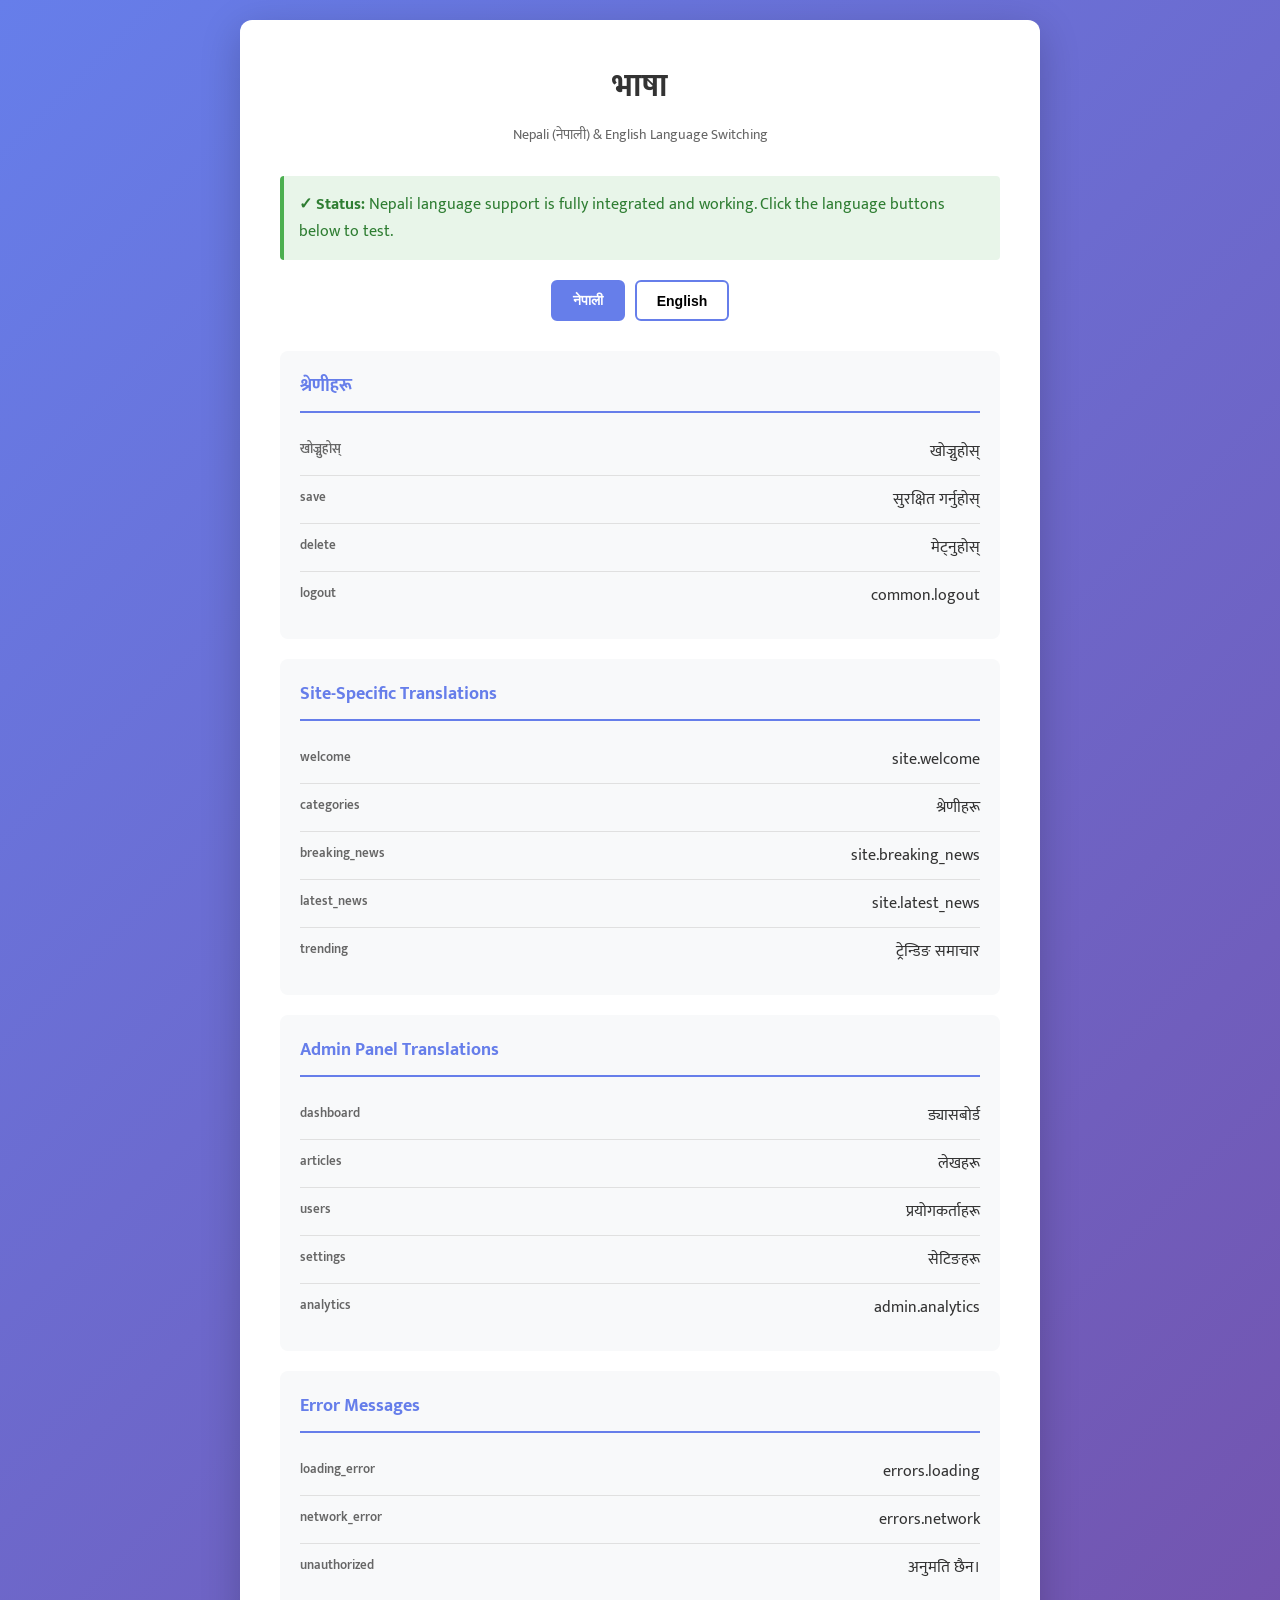
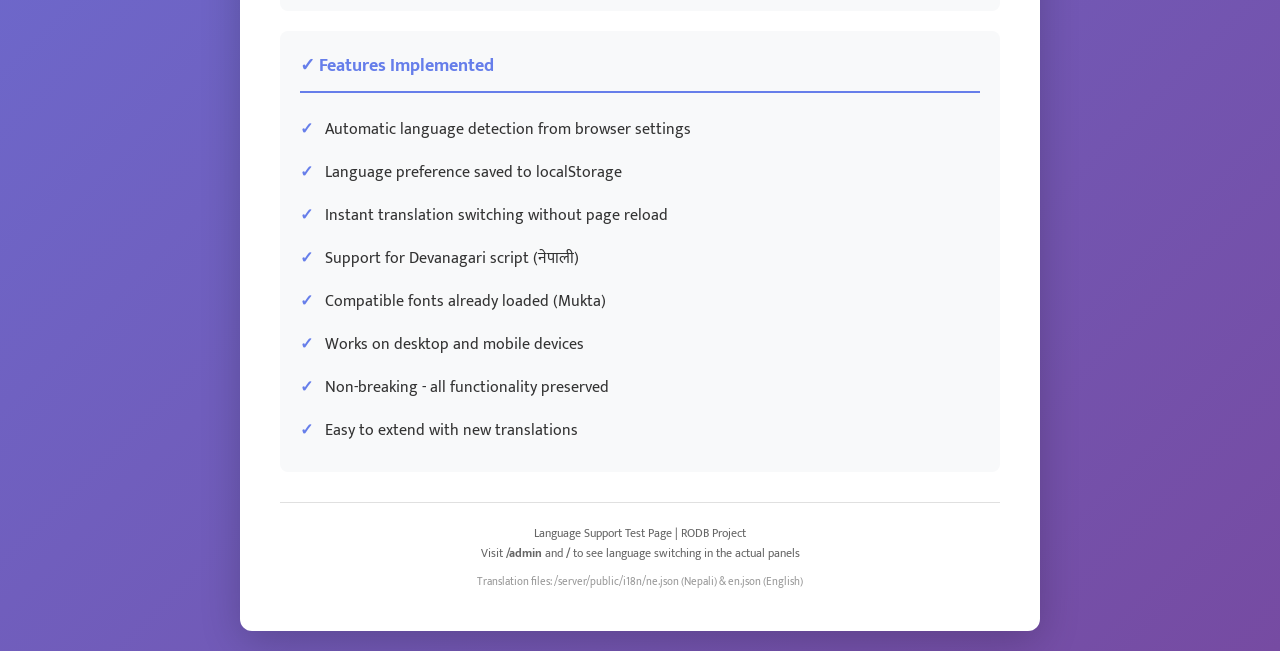
<file: public/language-test.html>
<!DOCTYPE html>
<html lang="en">
<head>
    <meta charset="UTF-8">
    <meta name="viewport" content="width=device-width, initial-scale=1.0">
    <title>Nepali Language Test - RODB</title>
    <link href="https://fonts.googleapis.com/css2?family=Mukta:wght@300;400;500;600;700&display=swap" rel="stylesheet">
    <script src="/public/i18n/i18n.js"></script>
    <style>
        * {
            margin: 0;
            padding: 0;
            box-sizing: border-box;
        }
        body {
            font-family: 'Mukta', 'Roboto', sans-serif;
            background: linear-gradient(135deg, #667eea 0%, #764ba2 100%);
            color: #333;
            padding: 20px;
            min-height: 100vh;
        }
        .container {
            max-width: 800px;
            margin: 0 auto;
            background: white;
            border-radius: 12px;
            padding: 40px;
            box-shadow: 0 10px 40px rgba(0,0,0,0.2);
        }
        h1 {
            text-align: center;
            margin-bottom: 10px;
            color: #333;
        }
        .subtitle {
            text-align: center;
            color: #666;
            margin-bottom: 30px;
            font-size: 14px;
        }
        .language-switcher-demo {
            display: flex;
            justify-content: center;
            gap: 10px;
            margin-bottom: 30px;
        }
        .language-switcher-demo button {
            padding: 10px 20px;
            border: 2px solid #667eea;
            background: white;
            border-radius: 6px;
            cursor: pointer;
            font-size: 14px;
            font-weight: 600;
            transition: all 0.3s ease;
        }
        .language-switcher-demo button:hover {
            transform: translateY(-2px);
            box-shadow: 0 5px 15px rgba(102, 126, 234, 0.4);
        }
        .language-switcher-demo button.active {
            background: #667eea;
            color: white;
            border-color: #667eea;
        }
        .demo-section {
            background: #f8f9fa;
            padding: 20px;
            border-radius: 8px;
            margin-bottom: 20px;
        }
        .demo-section h2 {
            color: #667eea;
            font-size: 18px;
            margin-bottom: 15px;
            border-bottom: 2px solid #667eea;
            padding-bottom: 10px;
        }
        .demo-item {
            display: flex;
            justify-content: space-between;
            padding: 10px 0;
            border-bottom: 1px solid #e0e0e0;
        }
        .demo-item:last-child {
            border-bottom: none;
        }
        .demo-key {
            font-weight: 600;
            color: #666;
            font-size: 13px;
        }
        .demo-value {
            color: #333;
            text-align: right;
            flex: 1;
            padding-left: 20px;
        }
        .feature-list {
            list-style: none;
            padding: 0;
        }
        .feature-list li {
            padding: 8px 0;
            padding-left: 25px;
            position: relative;
        }
        .feature-list li:before {
            content: "✓";
            position: absolute;
            left: 0;
            color: #667eea;
            font-weight: bold;
        }
        .footer {
            margin-top: 30px;
            padding-top: 20px;
            border-top: 1px solid #e0e0e0;
            text-align: center;
            color: #666;
            font-size: 12px;
        }
        .status {
            background: #e8f5e9;
            border-left: 4px solid #4caf50;
            padding: 15px;
            border-radius: 4px;
            margin-bottom: 20px;
            color: #2e7d32;
        }
    </style>
</head>
<body>
    <div class="container">
        <h1 data-i18n="common.language">Language Support Test</h1>
        <p class="subtitle">Nepali (नेपाली) & English Language Switching</p>

        <div class="status">
            <strong>✓ Status:</strong> Nepali language support is fully integrated and working. Click the language buttons below to test.
        </div>

        <div class="language-switcher-demo" id="languageSwitcher"></div>

        <!-- Common UI Elements -->
        <div class="demo-section">
            <h2 data-i18n="site.categories">Common UI Elements</h2>
            <div class="demo-item">
                <span class="demo-key" data-i18n="common.search">Search</span>
                <span class="demo-value" data-i18n="common.search">Search</span>
            </div>
            <div class="demo-item">
                <span class="demo-key">save</span>
                <span class="demo-value" data-i18n="common.save">Save</span>
            </div>
            <div class="demo-item">
                <span class="demo-key">delete</span>
                <span class="demo-value" data-i18n="common.delete">Delete</span>
            </div>
            <div class="demo-item">
                <span class="demo-key">logout</span>
                <span class="demo-value" data-i18n="common.logout">Logout</span>
            </div>
        </div>

        <!-- Site-Specific Translations -->
        <div class="demo-section">
            <h2>Site-Specific Translations</h2>
            <div class="demo-item">
                <span class="demo-key">welcome</span>
                <span class="demo-value" data-i18n="site.welcome">Welcome</span>
            </div>
            <div class="demo-item">
                <span class="demo-key">categories</span>
                <span class="demo-value" data-i18n="site.categories">Categories</span>
            </div>
            <div class="demo-item">
                <span class="demo-key">breaking_news</span>
                <span class="demo-value" data-i18n="site.breaking_news">Breaking News</span>
            </div>
            <div class="demo-item">
                <span class="demo-key">latest_news</span>
                <span class="demo-value" data-i18n="site.latest_news">Latest News</span>
            </div>
            <div class="demo-item">
                <span class="demo-key">trending</span>
                <span class="demo-value" data-i18n="site.trending">Trending</span>
            </div>
        </div>

        <!-- Admin Panel Translations -->
        <div class="demo-section">
            <h2>Admin Panel Translations</h2>
            <div class="demo-item">
                <span class="demo-key">dashboard</span>
                <span class="demo-value" data-i18n="admin.dashboard">Dashboard</span>
            </div>
            <div class="demo-item">
                <span class="demo-key">articles</span>
                <span class="demo-value" data-i18n="admin.articles">Articles</span>
            </div>
            <div class="demo-item">
                <span class="demo-key">users</span>
                <span class="demo-value" data-i18n="admin.users">Users</span>
            </div>
            <div class="demo-item">
                <span class="demo-key">settings</span>
                <span class="demo-value" data-i18n="admin.settings">Settings</span>
            </div>
            <div class="demo-item">
                <span class="demo-key">analytics</span>
                <span class="demo-value" data-i18n="admin.analytics">Analytics</span>
            </div>
        </div>

        <!-- Error Messages -->
        <div class="demo-section">
            <h2>Error Messages</h2>
            <div class="demo-item">
                <span class="demo-key">loading_error</span>
                <span class="demo-value" data-i18n="errors.loading">Failed to load content</span>
            </div>
            <div class="demo-item">
                <span class="demo-key">network_error</span>
                <span class="demo-value" data-i18n="errors.network">Network error occurred</span>
            </div>
            <div class="demo-item">
                <span class="demo-key">unauthorized</span>
                <span class="demo-value" data-i18n="errors.unauthorized">Unauthorized access</span>
            </div>
        </div>

        <!-- Features -->
        <div class="demo-section">
            <h2>✓ Features Implemented</h2>
            <ul class="feature-list">
                <li>Automatic language detection from browser settings</li>
                <li>Language preference saved to localStorage</li>
                <li>Instant translation switching without page reload</li>
                <li>Support for Devanagari script (नेपाली)</li>
                <li>Compatible fonts already loaded (Mukta)</li>
                <li>Works on desktop and mobile devices</li>
                <li>Non-breaking - all functionality preserved</li>
                <li>Easy to extend with new translations</li>
            </ul>
        </div>

        <div class="footer">
            <p>Language Support Test Page | RODB Project</p>
            <p>Visit <strong>/admin</strong> and <strong>/</strong> to see language switching in the actual panels</p>
            <p style="margin-top: 10px; font-size: 11px; color: #999;">
                Translation files: /server/public/i18n/ne.json (Nepali) & en.json (English)
            </p>
        </div>
    </div>

    <script>
        // Initialize language switcher after i18n is ready
        setTimeout(() => {
            if (typeof i18n !== 'undefined') {
                i18n.createLanguageSwitcher();
            }
        }, 500);
    </script>
</body>
</html>
</file>
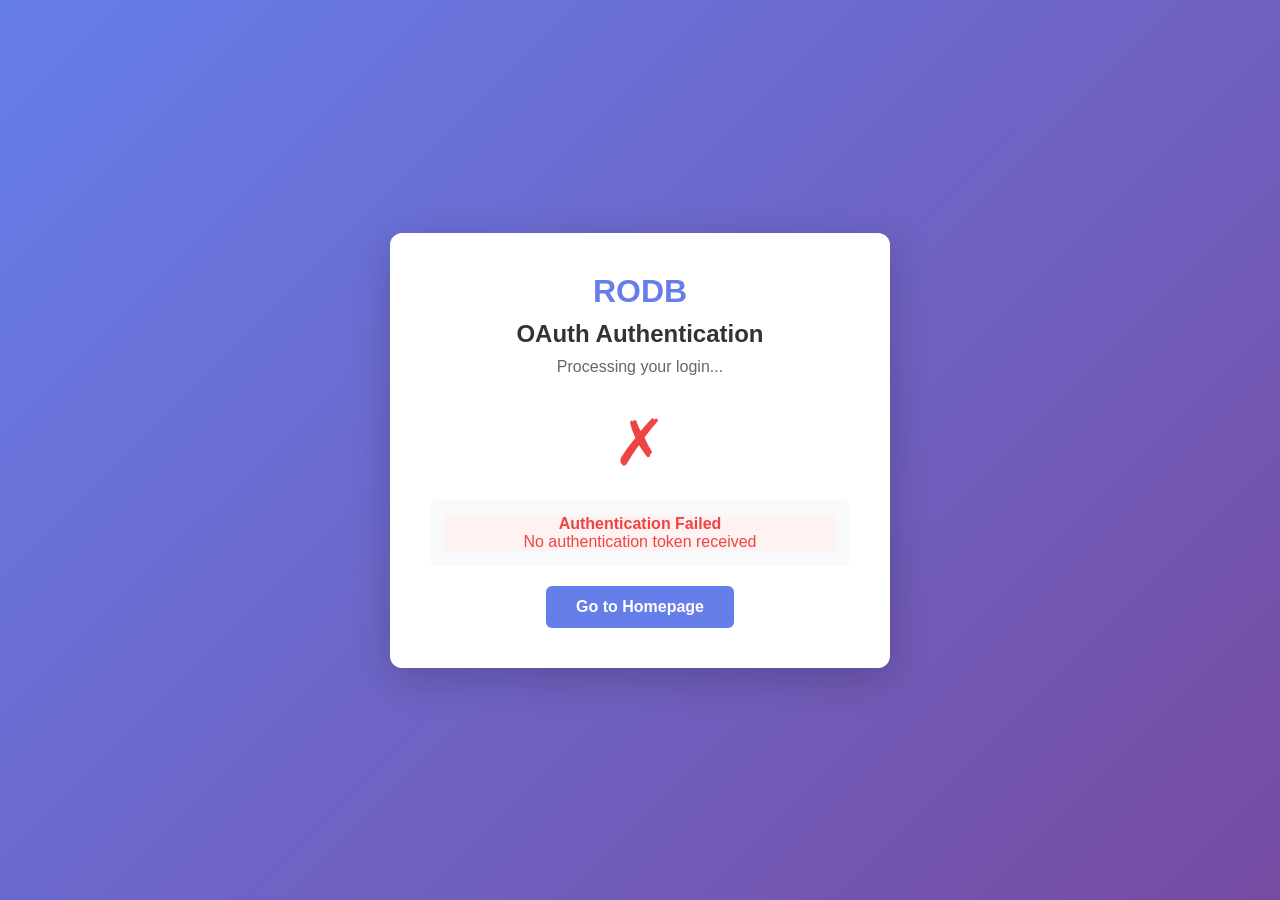
<file: public/oauth-callback.html>
<!DOCTYPE html>
<html lang="en">

<head>
    <meta charset="UTF-8">
    <meta name="viewport" content="width=device-width, initial-scale=1.0">
    <title>OAuth Login Success - RODB</title>
    <style>
        * {
            margin: 0;
            padding: 0;
            box-sizing: border-box;
        }

        body {
            font-family: 'Arial', sans-serif;
            background: linear-gradient(135deg, #667eea 0%, #764ba2 100%);
            display: flex;
            justify-content: center;
            align-items: center;
            min-height: 100vh;
            padding: 20px;
        }

        .container {
            background: white;
            border-radius: 12px;
            padding: 40px;
            max-width: 500px;
            width: 100%;
            box-shadow: 0 10px 40px rgba(0, 0, 0, 0.2);
            text-align: center;
        }

        .logo {
            font-size: 2rem;
            font-weight: bold;
            color: #667eea;
            margin-bottom: 10px;
        }

        .title {
            font-size: 1.5rem;
            color: #333;
            margin-bottom: 10px;
        }

        .subtitle {
            color: #666;
            margin-bottom: 30px;
        }

        .spinner {
            width: 60px;
            height: 60px;
            border: 4px solid #f3f3f3;
            border-top: 4px solid #667eea;
            border-radius: 50%;
            animation: spin 1s linear infinite;
            margin: 0 auto 20px;
        }

        @keyframes spin {
            0% {
                transform: rotate(0deg);
            }

            100% {
                transform: rotate(360deg);
            }
        }

        .success-icon {
            display: none;
            font-size: 4rem;
            color: #10b981;
            margin-bottom: 20px;
        }

        .error-icon {
            display: none;
            font-size: 4rem;
            color: #ef4444;
            margin-bottom: 20px;
        }

        .message {
            margin-top: 15px;
            padding: 15px;
            border-radius: 8px;
            background-color: #f8f9fa;
        }

        .error {
            color: #ef4444;
            background-color: #fef2f2;
        }

        .success {
            color: #10b981;
            background-color: #f0fdf4;
        }

        .btn {
            display: inline-block;
            margin-top: 20px;
            padding: 12px 30px;
            background: #667eea;
            color: white;
            text-decoration: none;
            border-radius: 6px;
            font-weight: 600;
            transition: background 0.3s;
        }

        .btn:hover {
            background: #5568d3;
        }
    </style>
</head>

<body>
    <div class="container">
        <div class="logo">RODB</div>
        <h1 class="title">OAuth Authentication</h1>
        <p class="subtitle">Processing your login...</p>

        <div class="spinner" id="spinner"></div>
        <div class="success-icon" id="successIcon">✓</div>
        <div class="error-icon" id="errorIcon">✗</div>

        <div class="message" id="message"></div>
        <a href="/" class="btn" id="homeBtn" style="display: none;">Go to Homepage</a>
    </div>

    <script>
        // Parse tokens from URL hash
        function parseHash() {
            const hash = window.location.hash.substring(1);
            const params = {};
            hash.split('&').forEach(param => {
                const [key, value] = param.split('=');
                if (key && value) {
                    params[key] = decodeURIComponent(value);
                }
            });
            return params;
        }

        // Store tokens and redirect
        async function handleCallback() {
            try {
                const params = parseHash();

                if (!params.token) {
                    throw new Error('No authentication token received');
                }

                // Store tokens
                localStorage.setItem('jwt_token', params.token);
                if (params.refresh) {
                    localStorage.setItem('refresh_token', params.refresh);
                }

                // Verify token and get user info
                const response = await fetch('/api/auth/me', {
                    headers: {
                        'Authorization': `Bearer ${params.token}`
                    }
                });

                if (!response.ok) {
                    throw new Error('Failed to verify authentication');
                }

                const data = await response.json();
                const user = data.user;

                // Show success
                document.getElementById('spinner').style.display = 'none';
                document.getElementById('successIcon').style.display = 'block';
                document.getElementById('message').innerHTML = `
                    <p class="success">
                        <strong>Welcome, ${user.full_name || user.username}!</strong><br>
                        ${user.is_journalist ? 'Redirecting to Journalist Dashboard...' : 'Redirecting to homepage...'}
                    </p>
                `;

                // Redirect based on user role
                setTimeout(() => {
                    if (user.is_journalist) {
                        window.location.href = '/journalist/dashboard.html';
                    } else {
                        window.location.href = '/';
                    }
                }, 1500);

            } catch (error) {
                console.error('OAuth callback error:', error);

                // Show error
                document.getElementById('spinner').style.display = 'none';
                document.getElementById('errorIcon').style.display = 'block';
                document.getElementById('message').innerHTML = `
                    <p class="error">
                        <strong>Authentication Failed</strong><br>
                        ${error.message || 'An unknown error occurred'}
                    </p>
                `;
                document.getElementById('homeBtn').style.display = 'inline-block';
            }
        }

        // Run on page load
        handleCallback();
    </script>
</body>

</html>
</file>
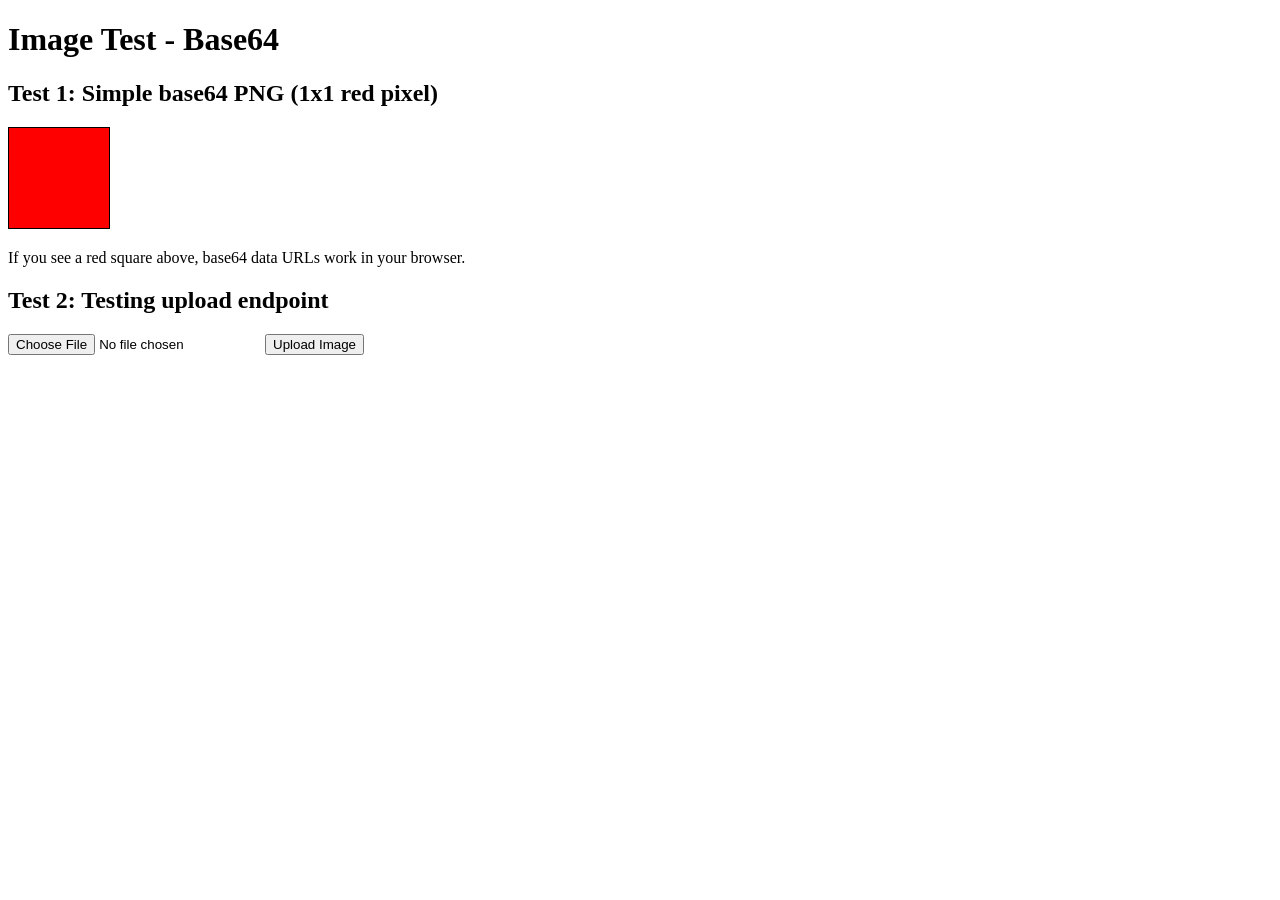
<file: public/test-images.html>
<!DOCTYPE html>
<html>
<head>
    <title>Image Test</title>
</head>
<body>
    <h1>Image Test - Base64</h1>
    
    <h2>Test 1: Simple base64 PNG (1x1 red pixel)</h2>
    <img src="[data-uri]" alt="Red pixel" style="border: 1px solid black; width: 100px; height: 100px;">
    <p>If you see a red square above, base64 data URLs work in your browser.</p>
    
    <h2>Test 2: Testing upload endpoint</h2>
    <form id="uploadForm">
        <input type="file" id="imageInput" accept="image/*">
        <button type="submit">Upload Image</button>
    </form>
    <div id="result"></div>
    
    <script>
        const form = document.getElementById('uploadForm');
        const result = document.getElementById('result');
        
        form.addEventListener('submit', async (e) => {
            e.preventDefault();
            
            const file = document.getElementById('imageInput').files[0];
            if (!file) {
                result.textContent = 'No file selected';
                return;
            }
            
            const reader = new FileReader();
            reader.onload = async (event) => {
                const base64Data = event.target.result;
                
                try {
                    result.textContent = 'Uploading...';
                    const response = await fetch('/api/media/upload', {
                        method: 'POST',
                        headers: {
                            'Content-Type': 'application/json',
                            'Authorization': 'Bearer ' + (localStorage.getItem('authToken') || 'test')
                        },
                        body: JSON.stringify({
                            base64Data,
                            filename: file.name
                        })
                    });
                    
                    const data = await response.json();
                    if (response.ok) {
                        result.innerHTML = `<p style="color: green;">✓ Upload successful! URL: <code>${data.url}</code></p>
                        <img src="${data.url}" style="max-width: 200px; border: 1px solid #ccc; margin-top: 10px;">`;
                    } else {
                        result.innerHTML = `<p style="color: red;">✗ Upload failed: ${data.error}</p>`;
                    }
                } catch (error) {
                    result.innerHTML = `<p style="color: red;">✗ Error: ${error.message}</p>`;
                }
            };
            reader.readAsDataURL(file);
        });
    </script>
</body>
</html>
</file>
